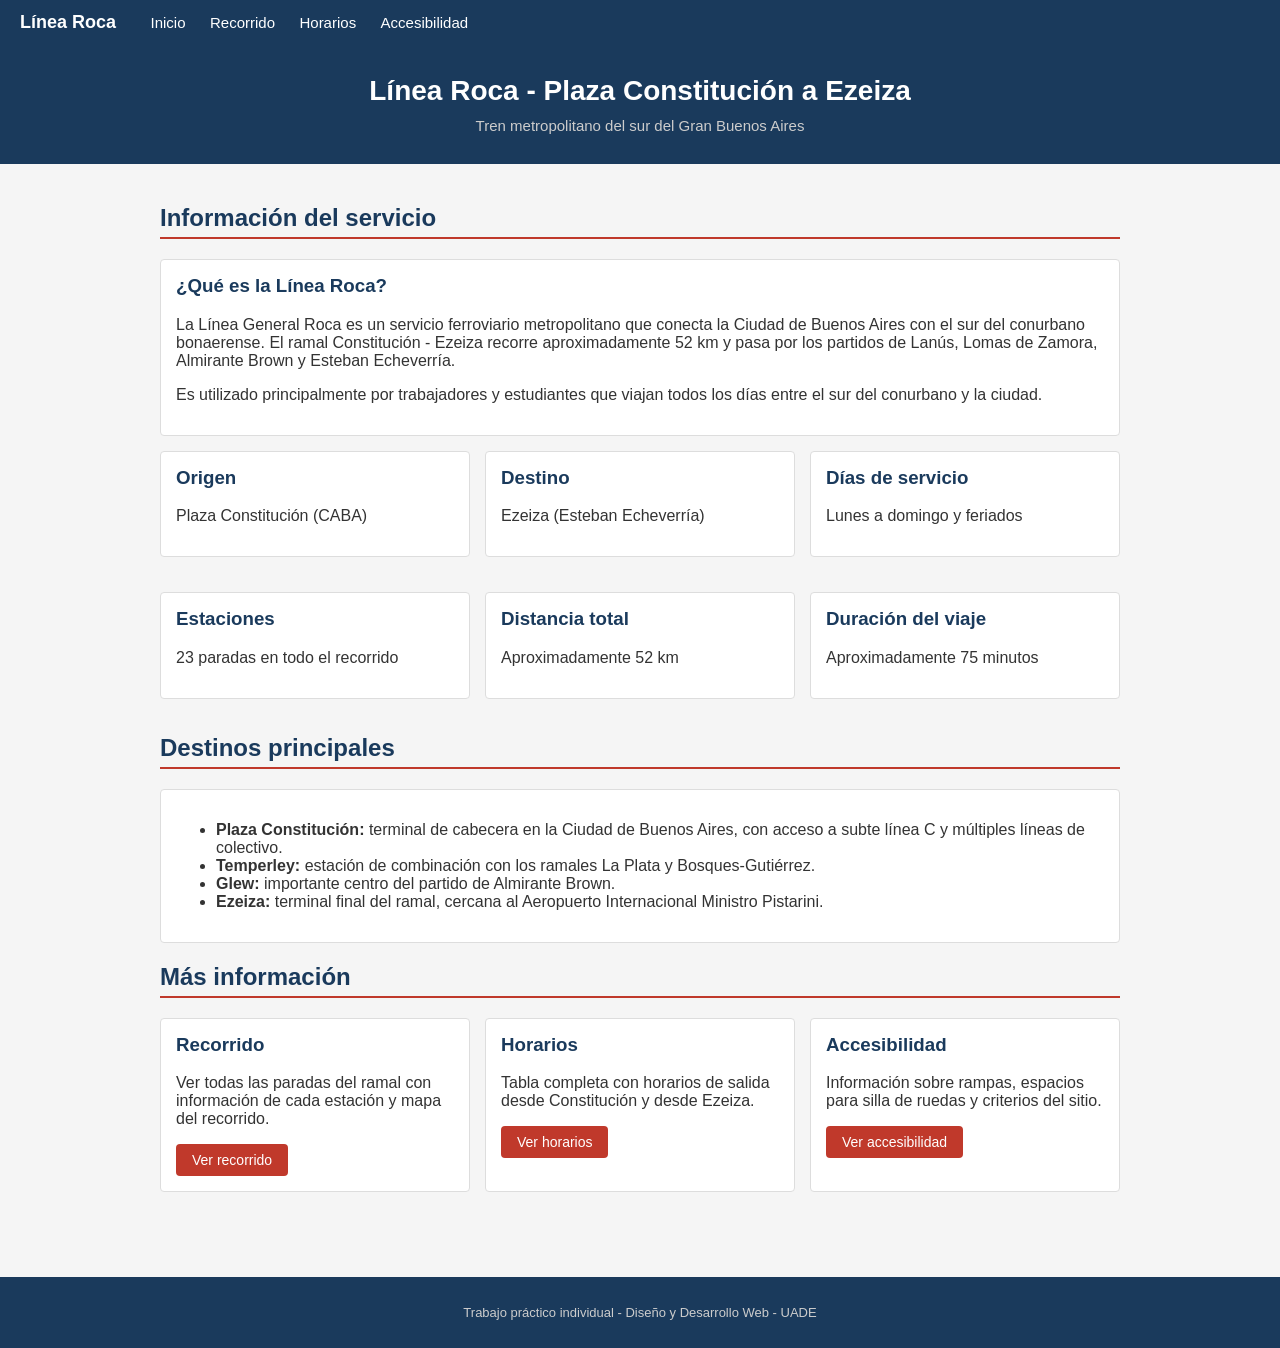
<file: index.html>
<!DOCTYPE html>
<html lang="es">
<head>
    <meta charset="UTF-8">
    <meta name="viewport" content="width=device-width, initial-scale=1.0">
    <title>Línea Roca - Constitución a Ezeiza</title>
    <link rel="stylesheet" href="style.css">
</head>
<body>

    <nav>
        <a href="index.html" class="logo">Línea Roca</a>
        <a href="index.html">Inicio</a>
        <a href="recorrido.html">Recorrido</a>
        <a href="horarios.html">Horarios</a>
        <a href="accesibilidad.html">Accesibilidad</a>
    </nav>

    <header>
        <h1>Línea Roca - Plaza Constitución a Ezeiza</h1>
        <p>Tren metropolitano del sur del Gran Buenos Aires</p>
    </header>

    <div class="contenedor">

        <!-- Información del servicio -->
        <h2>Información del servicio</h2>

        <div class="tarjeta">
            <h3>¿Qué es la Línea Roca?</h3>
            <p>La Línea General Roca es un servicio ferroviario metropolitano que conecta la Ciudad de Buenos Aires con el sur del conurbano bonaerense. El ramal Constitución - Ezeiza recorre aproximadamente 52 km y pasa por los partidos de Lanús, Lomas de Zamora, Almirante Brown y Esteban Echeverría.</p>
            <p>Es utilizado principalmente por trabajadores y estudiantes que viajan todos los días entre el sur del conurbano y la ciudad.</p>
        </div>

        <div class="grilla">
            <div class="tarjeta">
                <h3>Origen</h3>
                <p>Plaza Constitución (CABA)</p>
            </div>
            <div class="tarjeta">
                <h3>Destino</h3>
                <p>Ezeiza (Esteban Echeverría)</p>
            </div>
            <div class="tarjeta">
                <h3>Días de servicio</h3>
                <p>Lunes a domingo y feriados</p>
            </div>
        </div>

        <div class="grilla">
            <div class="tarjeta">
                <h3>Estaciones</h3>
                <p>23 paradas en todo el recorrido</p>
            </div>
            <div class="tarjeta">
                <h3>Distancia total</h3>
                <p>Aproximadamente 52 km</p>
            </div>
            <div class="tarjeta">
                <h3>Duración del viaje</h3>
                <p>Aproximadamente 75 minutos</p>
            </div>
        </div>

        <!-- Destinos principales -->
        <h2>Destinos principales</h2>

        <div class="tarjeta">
            <ul>
                <li><strong>Plaza Constitución:</strong> terminal de cabecera en la Ciudad de Buenos Aires, con acceso a subte línea C y múltiples líneas de colectivo.</li>
                <li><strong>Temperley:</strong> estación de combinación con los ramales La Plata y Bosques-Gutiérrez.</li>
                <li><strong>Glew:</strong> importante centro del partido de Almirante Brown.</li>
                <li><strong>Ezeiza:</strong> terminal final del ramal, cercana al Aeropuerto Internacional Ministro Pistarini.</li>
            </ul>
        </div>

        <!-- Acceso rápido a secciones -->
        <h2>Más información</h2>

        <div class="grilla">
            <div class="tarjeta">
                <h3>Recorrido</h3>
                <p>Ver todas las paradas del ramal con información de cada estación y mapa del recorrido.</p>
                <a href="recorrido.html" class="boton">Ver recorrido</a>
            </div>
            <div class="tarjeta">
                <h3>Horarios</h3>
                <p>Tabla completa con horarios de salida desde Constitución y desde Ezeiza.</p>
                <a href="horarios.html" class="boton">Ver horarios</a>
            </div>
            <div class="tarjeta">
                <h3>Accesibilidad</h3>
                <p>Información sobre rampas, espacios para silla de ruedas y criterios del sitio.</p>
                <a href="accesibilidad.html" class="boton">Ver accesibilidad</a>
            </div>
        </div>

    </div>

    <footer>
        <p>Trabajo práctico individual - Diseño y Desarrollo Web - UADE</p>
    </footer>

</body>
</html>
</file>
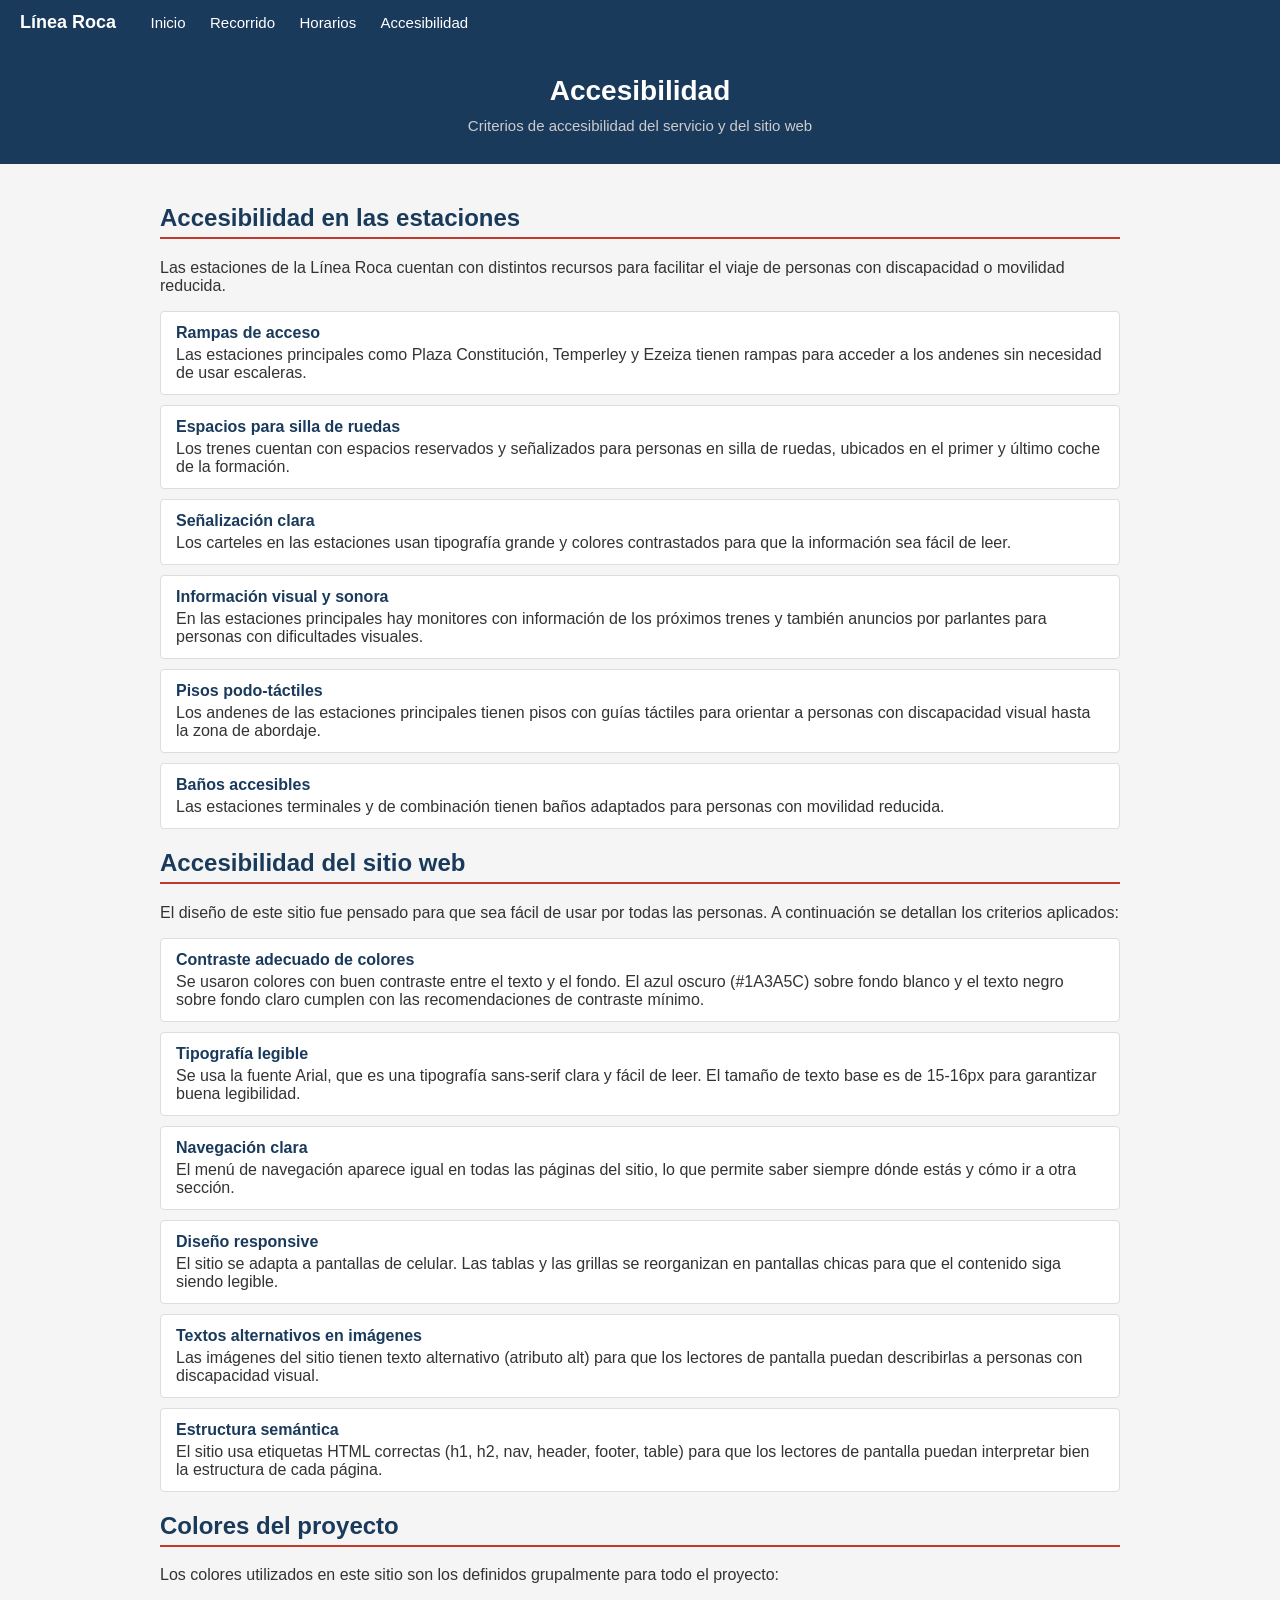
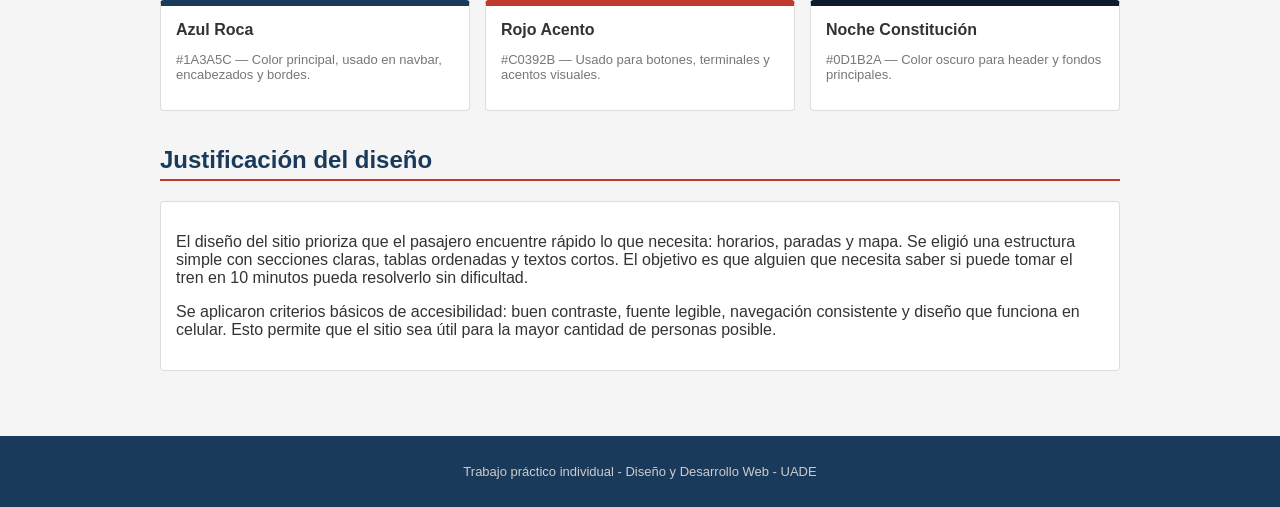
<file: accesibilidad.html>
<!DOCTYPE html>
<html lang="es">
<head>
    <meta charset="UTF-8">
    <meta name="viewport" content="width=device-width, initial-scale=1.0">
    <title>Línea Roca - Accesibilidad</title>
    <link rel="stylesheet" href="style.css">
</head>
<body>

    <nav>
        <a href="index.html" class="logo">Línea Roca</a>
        <a href="index.html">Inicio</a>
        <a href="recorrido.html">Recorrido</a>
        <a href="horarios.html">Horarios</a>
        <a href="accesibilidad.html">Accesibilidad</a>
    </nav>

    <header>
        <h1>Accesibilidad</h1>
        <p>Criterios de accesibilidad del servicio y del sitio web</p>
    </header>

    <div class="contenedor">

        <!-- Accesibilidad del servicio -->
        <h2>Accesibilidad en las estaciones</h2>

        <p>Las estaciones de la Línea Roca cuentan con distintos recursos para facilitar el viaje de personas con discapacidad o movilidad reducida.</p>

        <ul class="acc-lista">
            <li>
                <strong>Rampas de acceso</strong>
                Las estaciones principales como Plaza Constitución, Temperley y Ezeiza tienen rampas para acceder a los andenes sin necesidad de usar escaleras.
            </li>
            <li>
                <strong>Espacios para silla de ruedas</strong>
                Los trenes cuentan con espacios reservados y señalizados para personas en silla de ruedas, ubicados en el primer y último coche de la formación.
            </li>
            <li>
                <strong>Señalización clara</strong>
                Los carteles en las estaciones usan tipografía grande y colores contrastados para que la información sea fácil de leer.
            </li>
            <li>
                <strong>Información visual y sonora</strong>
                En las estaciones principales hay monitores con información de los próximos trenes y también anuncios por parlantes para personas con dificultades visuales.
            </li>
            <li>
                <strong>Pisos podo-táctiles</strong>
                Los andenes de las estaciones principales tienen pisos con guías táctiles para orientar a personas con discapacidad visual hasta la zona de abordaje.
            </li>
            <li>
                <strong>Baños accesibles</strong>
                Las estaciones terminales y de combinación tienen baños adaptados para personas con movilidad reducida.
            </li>
        </ul>

        <!-- Accesibilidad del sitio -->
        <h2>Accesibilidad del sitio web</h2>

        <p>El diseño de este sitio fue pensado para que sea fácil de usar por todas las personas. A continuación se detallan los criterios aplicados:</p>

        <ul class="acc-lista">
            <li>
                <strong>Contraste adecuado de colores</strong>
                Se usaron colores con buen contraste entre el texto y el fondo. El azul oscuro (#1A3A5C) sobre fondo blanco y el texto negro sobre fondo claro cumplen con las recomendaciones de contraste mínimo.
            </li>
            <li>
                <strong>Tipografía legible</strong>
                Se usa la fuente Arial, que es una tipografía sans-serif clara y fácil de leer. El tamaño de texto base es de 15-16px para garantizar buena legibilidad.
            </li>
            <li>
                <strong>Navegación clara</strong>
                El menú de navegación aparece igual en todas las páginas del sitio, lo que permite saber siempre dónde estás y cómo ir a otra sección.
            </li>
            <li>
                <strong>Diseño responsive</strong>
                El sitio se adapta a pantallas de celular. Las tablas y las grillas se reorganizan en pantallas chicas para que el contenido siga siendo legible.
            </li>
            <li>
                <strong>Textos alternativos en imágenes</strong>
                Las imágenes del sitio tienen texto alternativo (atributo alt) para que los lectores de pantalla puedan describirlas a personas con discapacidad visual.
            </li>
            <li>
                <strong>Estructura semántica</strong>
                El sitio usa etiquetas HTML correctas (h1, h2, nav, header, footer, table) para que los lectores de pantalla puedan interpretar bien la estructura de cada página.
            </li>
        </ul>

        <!-- Paleta de colores -->
        <h2>Colores del proyecto</h2>

        <p>Los colores utilizados en este sitio son los definidos grupalmente para todo el proyecto:</p>

        <div class="grilla">
            <div class="tarjeta" style="border-top: 6px solid #1A3A5C;">
                <strong>Azul Roca</strong>
                <p style="font-size: 13px; color: #777;">#1A3A5C — Color principal, usado en navbar, encabezados y bordes.</p>
            </div>
            <div class="tarjeta" style="border-top: 6px solid #C0392B;">
                <strong>Rojo Acento</strong>
                <p style="font-size: 13px; color: #777;">#C0392B — Usado para botones, terminales y acentos visuales.</p>
            </div>
            <div class="tarjeta" style="border-top: 6px solid #0D1B2A;">
                <strong>Noche Constitución</strong>
                <p style="font-size: 13px; color: #777;">#0D1B2A — Color oscuro para header y fondos principales.</p>
            </div>
        </div>

        <!-- Justificación -->
        <h2>Justificación del diseño</h2>

        <div class="tarjeta">
            <p>El diseño del sitio prioriza que el pasajero encuentre rápido lo que necesita: horarios, paradas y mapa. Se eligió una estructura simple con secciones claras, tablas ordenadas y textos cortos. El objetivo es que alguien que necesita saber si puede tomar el tren en 10 minutos pueda resolverlo sin dificultad.</p>
            <p>Se aplicaron criterios básicos de accesibilidad: buen contraste, fuente legible, navegación consistente y diseño que funciona en celular. Esto permite que el sitio sea útil para la mayor cantidad de personas posible.</p>
        </div>

    </div>

    <footer>
        <p>Trabajo práctico individual - Diseño y Desarrollo Web - UADE</p>
    </footer>

</body>
</html>
</file>
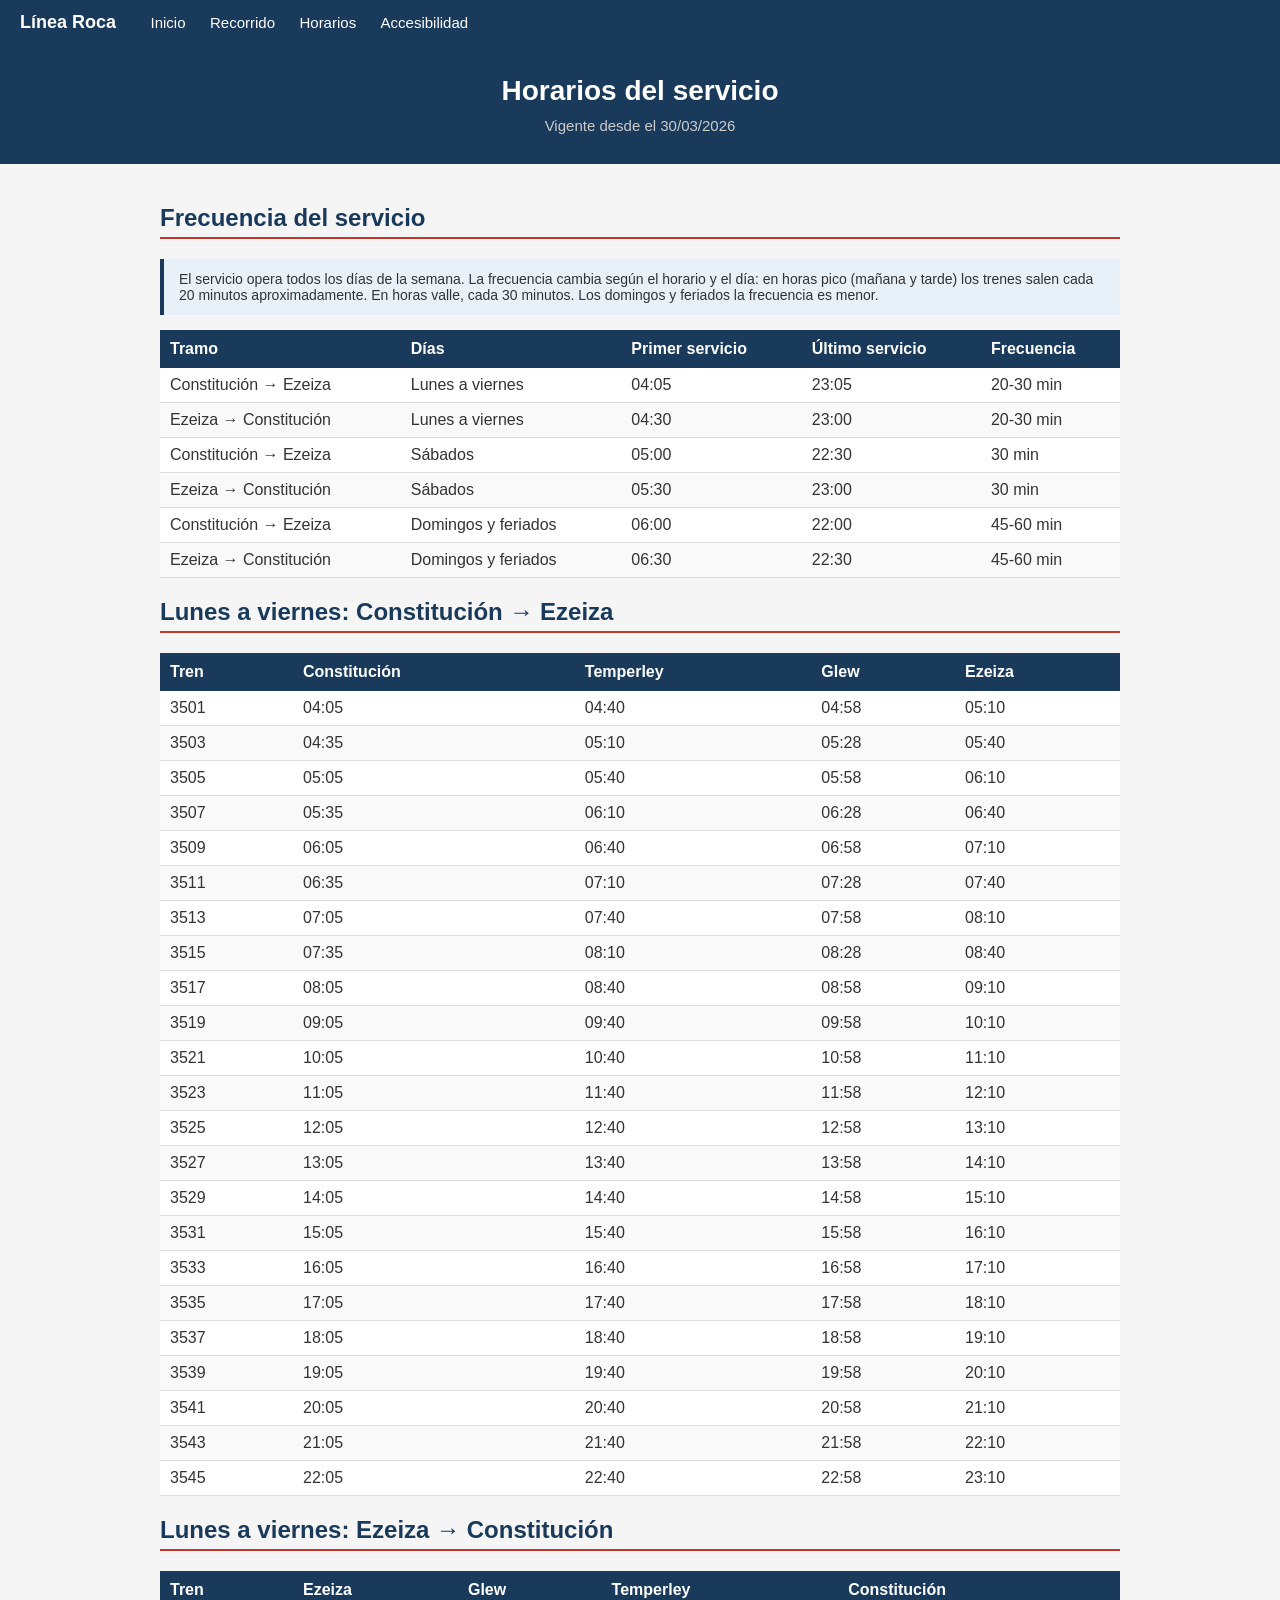
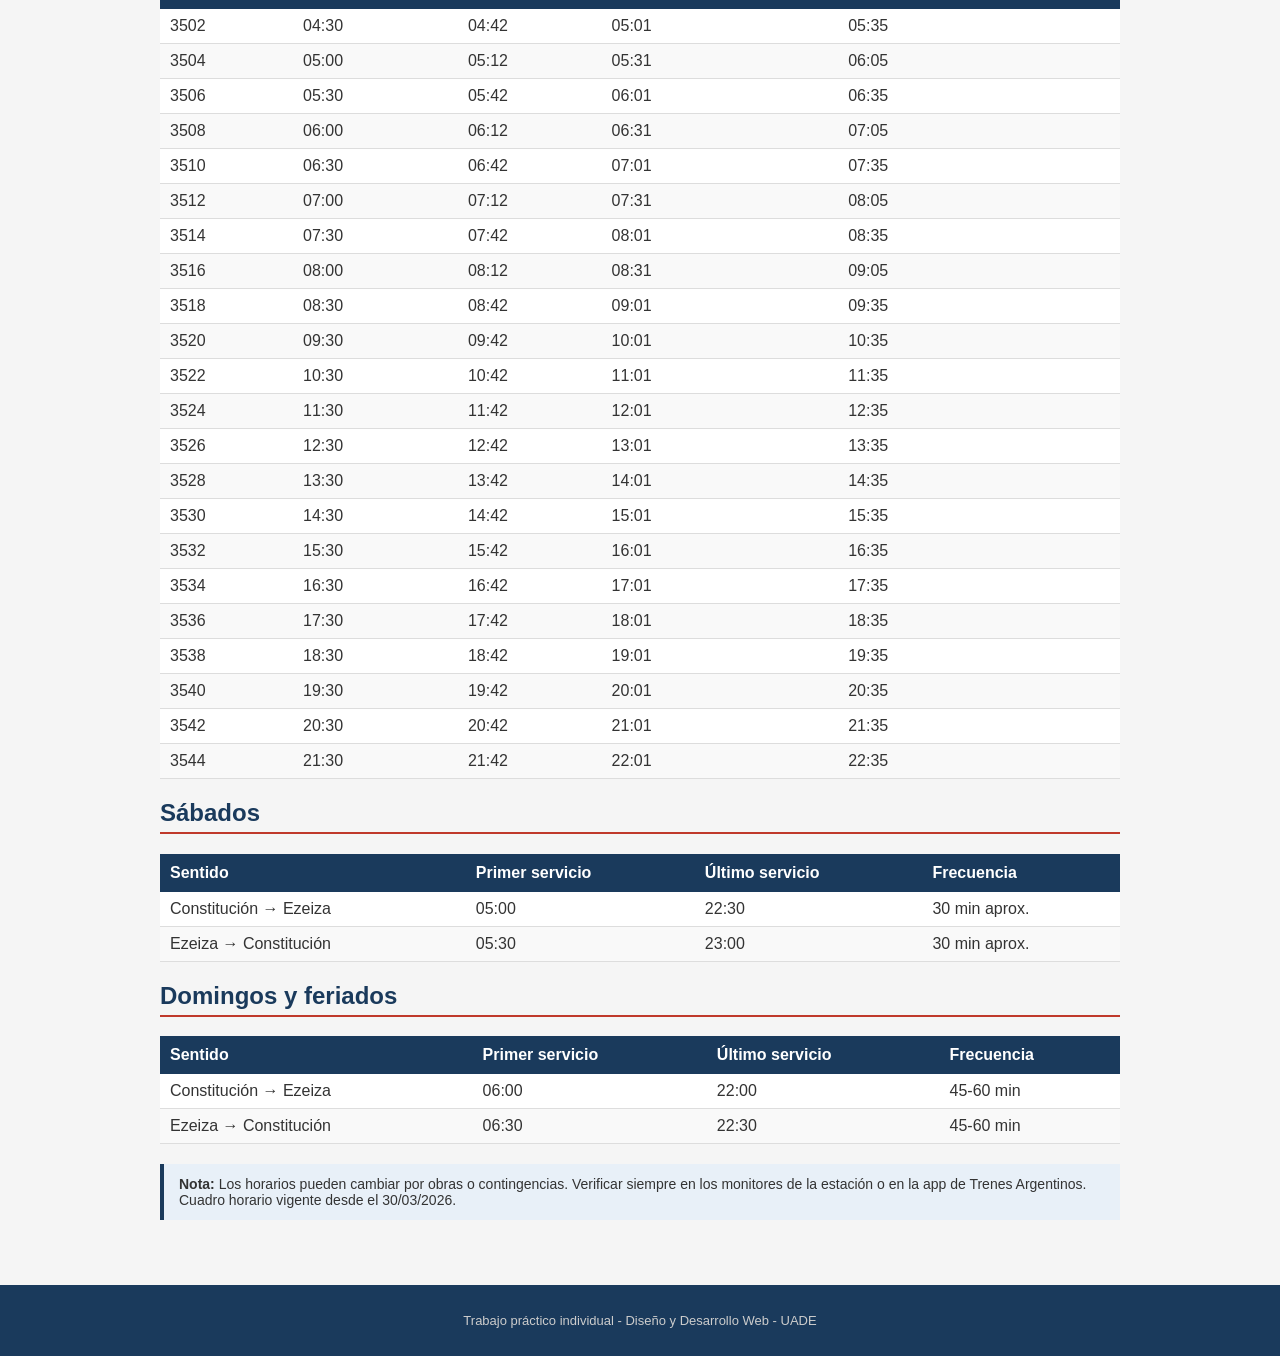
<file: horarios.html>
<!DOCTYPE html>
<html lang="es">
<head>
    <meta charset="UTF-8">
    <meta name="viewport" content="width=device-width, initial-scale=1.0">
    <title>Línea Roca - Horarios</title>
    <link rel="stylesheet" href="style.css">
</head>
<body>

    <nav>
        <a href="index.html" class="logo">Línea Roca</a>
        <a href="index.html">Inicio</a>
        <a href="recorrido.html">Recorrido</a>
        <a href="horarios.html">Horarios</a>
        <a href="accesibilidad.html">Accesibilidad</a>
    </nav>

    <header>
        <h1>Horarios del servicio</h1>
        <p>Vigente desde el 30/03/2026</p>
    </header>

    <div class="contenedor">

        <!-- Frecuencia -->
        <h2>Frecuencia del servicio</h2>

        <div class="info-box">
            El servicio opera todos los días de la semana. La frecuencia cambia según el horario y el día: en horas pico (mañana y tarde) los trenes salen cada 20 minutos aproximadamente. En horas valle, cada 30 minutos. Los domingos y feriados la frecuencia es menor.
        </div>

        <table>
            <thead>
                <tr>
                    <th>Tramo</th>
                    <th>Días</th>
                    <th>Primer servicio</th>
                    <th>Último servicio</th>
                    <th>Frecuencia</th>
                </tr>
            </thead>
            <tbody>
                <tr>
                    <td>Constitución → Ezeiza</td>
                    <td>Lunes a viernes</td>
                    <td>04:05</td>
                    <td>23:05</td>
                    <td>20-30 min</td>
                </tr>
                <tr>
                    <td>Ezeiza → Constitución</td>
                    <td>Lunes a viernes</td>
                    <td>04:30</td>
                    <td>23:00</td>
                    <td>20-30 min</td>
                </tr>
                <tr>
                    <td>Constitución → Ezeiza</td>
                    <td>Sábados</td>
                    <td>05:00</td>
                    <td>22:30</td>
                    <td>30 min</td>
                </tr>
                <tr>
                    <td>Ezeiza → Constitución</td>
                    <td>Sábados</td>
                    <td>05:30</td>
                    <td>23:00</td>
                    <td>30 min</td>
                </tr>
                <tr>
                    <td>Constitución → Ezeiza</td>
                    <td>Domingos y feriados</td>
                    <td>06:00</td>
                    <td>22:00</td>
                    <td>45-60 min</td>
                </tr>
                <tr>
                    <td>Ezeiza → Constitución</td>
                    <td>Domingos y feriados</td>
                    <td>06:30</td>
                    <td>22:30</td>
                    <td>45-60 min</td>
                </tr>
            </tbody>
        </table>

        <!-- Horarios lunes a viernes ida -->
        <h2>Lunes a viernes: Constitución → Ezeiza</h2>

        <table>
            <thead>
                <tr>
                    <th>Tren</th>
                    <th>Constitución</th>
                    <th>Temperley</th>
                    <th>Glew</th>
                    <th>Ezeiza</th>
                </tr>
            </thead>
            <tbody>
                <tr><td>3501</td><td>04:05</td><td>04:40</td><td>04:58</td><td>05:10</td></tr>
                <tr><td>3503</td><td>04:35</td><td>05:10</td><td>05:28</td><td>05:40</td></tr>
                <tr><td>3505</td><td>05:05</td><td>05:40</td><td>05:58</td><td>06:10</td></tr>
                <tr><td>3507</td><td>05:35</td><td>06:10</td><td>06:28</td><td>06:40</td></tr>
                <tr><td>3509</td><td>06:05</td><td>06:40</td><td>06:58</td><td>07:10</td></tr>
                <tr><td>3511</td><td>06:35</td><td>07:10</td><td>07:28</td><td>07:40</td></tr>
                <tr><td>3513</td><td>07:05</td><td>07:40</td><td>07:58</td><td>08:10</td></tr>
                <tr><td>3515</td><td>07:35</td><td>08:10</td><td>08:28</td><td>08:40</td></tr>
                <tr><td>3517</td><td>08:05</td><td>08:40</td><td>08:58</td><td>09:10</td></tr>
                <tr><td>3519</td><td>09:05</td><td>09:40</td><td>09:58</td><td>10:10</td></tr>
                <tr><td>3521</td><td>10:05</td><td>10:40</td><td>10:58</td><td>11:10</td></tr>
                <tr><td>3523</td><td>11:05</td><td>11:40</td><td>11:58</td><td>12:10</td></tr>
                <tr><td>3525</td><td>12:05</td><td>12:40</td><td>12:58</td><td>13:10</td></tr>
                <tr><td>3527</td><td>13:05</td><td>13:40</td><td>13:58</td><td>14:10</td></tr>
                <tr><td>3529</td><td>14:05</td><td>14:40</td><td>14:58</td><td>15:10</td></tr>
                <tr><td>3531</td><td>15:05</td><td>15:40</td><td>15:58</td><td>16:10</td></tr>
                <tr><td>3533</td><td>16:05</td><td>16:40</td><td>16:58</td><td>17:10</td></tr>
                <tr><td>3535</td><td>17:05</td><td>17:40</td><td>17:58</td><td>18:10</td></tr>
                <tr><td>3537</td><td>18:05</td><td>18:40</td><td>18:58</td><td>19:10</td></tr>
                <tr><td>3539</td><td>19:05</td><td>19:40</td><td>19:58</td><td>20:10</td></tr>
                <tr><td>3541</td><td>20:05</td><td>20:40</td><td>20:58</td><td>21:10</td></tr>
                <tr><td>3543</td><td>21:05</td><td>21:40</td><td>21:58</td><td>22:10</td></tr>
                <tr><td>3545</td><td>22:05</td><td>22:40</td><td>22:58</td><td>23:10</td></tr>
            </tbody>
        </table>

        <!-- Horarios lunes a viernes vuelta -->
        <h2>Lunes a viernes: Ezeiza → Constitución</h2>

        <table>
            <thead>
                <tr>
                    <th>Tren</th>
                    <th>Ezeiza</th>
                    <th>Glew</th>
                    <th>Temperley</th>
                    <th>Constitución</th>
                </tr>
            </thead>
            <tbody>
                <tr><td>3502</td><td>04:30</td><td>04:42</td><td>05:01</td><td>05:35</td></tr>
                <tr><td>3504</td><td>05:00</td><td>05:12</td><td>05:31</td><td>06:05</td></tr>
                <tr><td>3506</td><td>05:30</td><td>05:42</td><td>06:01</td><td>06:35</td></tr>
                <tr><td>3508</td><td>06:00</td><td>06:12</td><td>06:31</td><td>07:05</td></tr>
                <tr><td>3510</td><td>06:30</td><td>06:42</td><td>07:01</td><td>07:35</td></tr>
                <tr><td>3512</td><td>07:00</td><td>07:12</td><td>07:31</td><td>08:05</td></tr>
                <tr><td>3514</td><td>07:30</td><td>07:42</td><td>08:01</td><td>08:35</td></tr>
                <tr><td>3516</td><td>08:00</td><td>08:12</td><td>08:31</td><td>09:05</td></tr>
                <tr><td>3518</td><td>08:30</td><td>08:42</td><td>09:01</td><td>09:35</td></tr>
                <tr><td>3520</td><td>09:30</td><td>09:42</td><td>10:01</td><td>10:35</td></tr>
                <tr><td>3522</td><td>10:30</td><td>10:42</td><td>11:01</td><td>11:35</td></tr>
                <tr><td>3524</td><td>11:30</td><td>11:42</td><td>12:01</td><td>12:35</td></tr>
                <tr><td>3526</td><td>12:30</td><td>12:42</td><td>13:01</td><td>13:35</td></tr>
                <tr><td>3528</td><td>13:30</td><td>13:42</td><td>14:01</td><td>14:35</td></tr>
                <tr><td>3530</td><td>14:30</td><td>14:42</td><td>15:01</td><td>15:35</td></tr>
                <tr><td>3532</td><td>15:30</td><td>15:42</td><td>16:01</td><td>16:35</td></tr>
                <tr><td>3534</td><td>16:30</td><td>16:42</td><td>17:01</td><td>17:35</td></tr>
                <tr><td>3536</td><td>17:30</td><td>17:42</td><td>18:01</td><td>18:35</td></tr>
                <tr><td>3538</td><td>18:30</td><td>18:42</td><td>19:01</td><td>19:35</td></tr>
                <tr><td>3540</td><td>19:30</td><td>19:42</td><td>20:01</td><td>20:35</td></tr>
                <tr><td>3542</td><td>20:30</td><td>20:42</td><td>21:01</td><td>21:35</td></tr>
                <tr><td>3544</td><td>21:30</td><td>21:42</td><td>22:01</td><td>22:35</td></tr>
            </tbody>
        </table>

        <!-- Sábados y domingos -->
        <h2>Sábados</h2>

        <table>
            <thead>
                <tr>
                    <th>Sentido</th>
                    <th>Primer servicio</th>
                    <th>Último servicio</th>
                    <th>Frecuencia</th>
                </tr>
            </thead>
            <tbody>
                <tr>
                    <td>Constitución → Ezeiza</td>
                    <td>05:00</td>
                    <td>22:30</td>
                    <td>30 min aprox.</td>
                </tr>
                <tr>
                    <td>Ezeiza → Constitución</td>
                    <td>05:30</td>
                    <td>23:00</td>
                    <td>30 min aprox.</td>
                </tr>
            </tbody>
        </table>

        <h2>Domingos y feriados</h2>

        <table>
            <thead>
                <tr>
                    <th>Sentido</th>
                    <th>Primer servicio</th>
                    <th>Último servicio</th>
                    <th>Frecuencia</th>
                </tr>
            </thead>
            <tbody>
                <tr>
                    <td>Constitución → Ezeiza</td>
                    <td>06:00</td>
                    <td>22:00</td>
                    <td>45-60 min</td>
                </tr>
                <tr>
                    <td>Ezeiza → Constitución</td>
                    <td>06:30</td>
                    <td>22:30</td>
                    <td>45-60 min</td>
                </tr>
            </tbody>
        </table>

        <div class="info-box">
            <strong>Nota:</strong> Los horarios pueden cambiar por obras o contingencias. Verificar siempre en los monitores de la estación o en la app de Trenes Argentinos. Cuadro horario vigente desde el 30/03/2026.
        </div>

    </div>

    <footer>
        <p>Trabajo práctico individual - Diseño y Desarrollo Web - UADE</p>
    </footer>

</body>
</html>
</file>
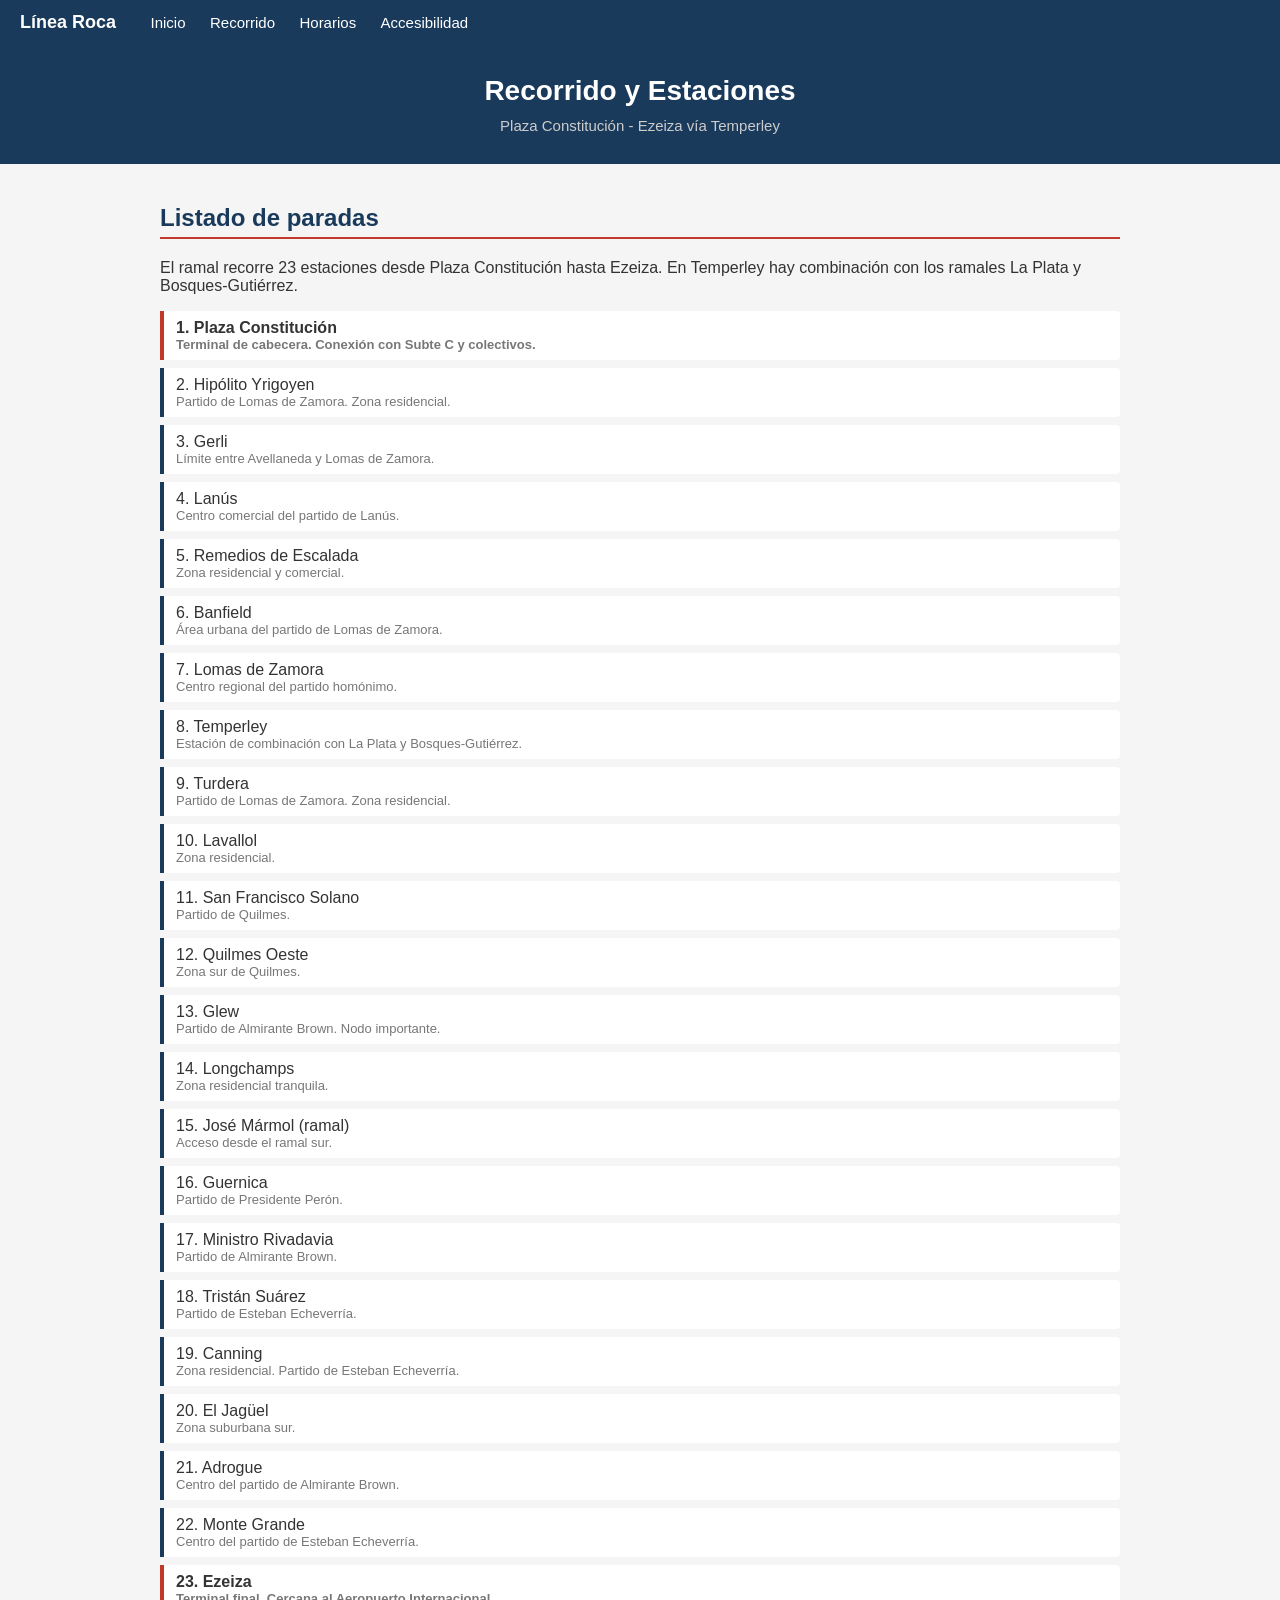
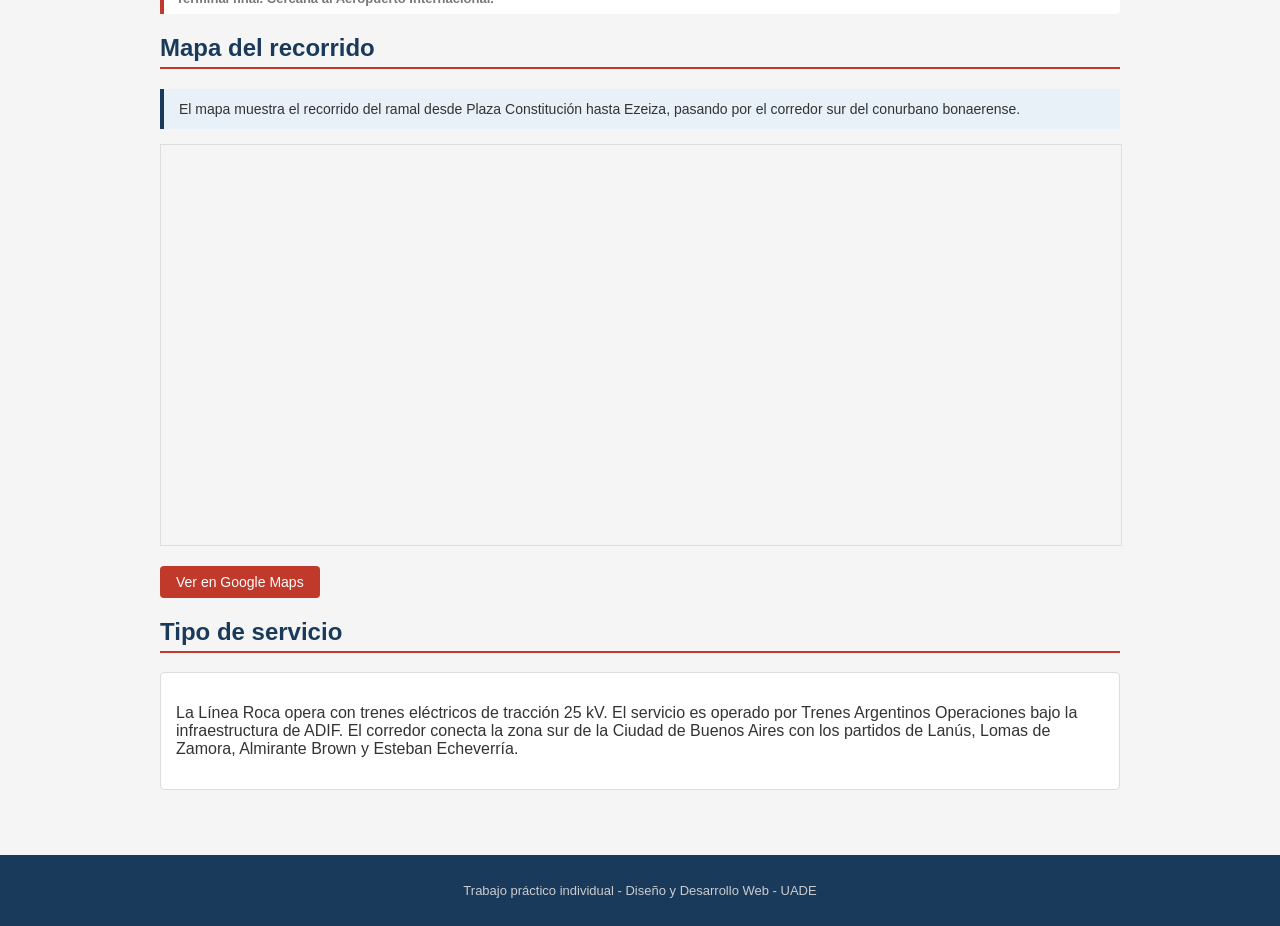
<file: recorrido.html>
<!DOCTYPE html>
<html lang="es">
<head>
    <meta charset="UTF-8">
    <meta name="viewport" content="width=device-width, initial-scale=1.0">
    <title>Línea Roca - Recorrido</title>
    <link rel="stylesheet" href="style.css">
</head>
<body>

    <nav>
        <a href="index.html" class="logo">Línea Roca</a>
        <a href="index.html">Inicio</a>
        <a href="recorrido.html">Recorrido</a>
        <a href="horarios.html">Horarios</a>
        <a href="accesibilidad.html">Accesibilidad</a>
    </nav>

    <header>
        <h1>Recorrido y Estaciones</h1>
        <p>Plaza Constitución - Ezeiza vía Temperley</p>
    </header>

    <div class="contenedor">

        <!-- Paradas -->
        <h2>Listado de paradas</h2>

        <p>El ramal recorre 23 estaciones desde Plaza Constitución hasta Ezeiza. En Temperley hay combinación con los ramales La Plata y Bosques-Gutiérrez.</p>

        <ul class="lista-estaciones">
            <li class="terminal">
                1. Plaza Constitución
                <span>Terminal de cabecera. Conexión con Subte C y colectivos.</span>
            </li>
            <li>
                2. Hipólito Yrigoyen
                <span>Partido de Lomas de Zamora. Zona residencial.</span>
            </li>
            <li>
                3. Gerli
                <span>Límite entre Avellaneda y Lomas de Zamora.</span>
            </li>
            <li>
                4. Lanús
                <span>Centro comercial del partido de Lanús.</span>
            </li>
            <li>
                5. Remedios de Escalada
                <span>Zona residencial y comercial.</span>
            </li>
            <li>
                6. Banfield
                <span>Área urbana del partido de Lomas de Zamora.</span>
            </li>
            <li>
                7. Lomas de Zamora
                <span>Centro regional del partido homónimo.</span>
            </li>
            <li>
                8. Temperley
                <span>Estación de combinación con La Plata y Bosques-Gutiérrez.</span>
            </li>
            <li>
                9. Turdera
                <span>Partido de Lomas de Zamora. Zona residencial.</span>
            </li>
            <li>
                10. Lavallol
                <span>Zona residencial.</span>
            </li>
            <li>
                11. San Francisco Solano
                <span>Partido de Quilmes.</span>
            </li>
            <li>
                12. Quilmes Oeste
                <span>Zona sur de Quilmes.</span>
            </li>
            <li>
                13. Glew
                <span>Partido de Almirante Brown. Nodo importante.</span>
            </li>
            <li>
                14. Longchamps
                <span>Zona residencial tranquila.</span>
            </li>
            <li>
                15. José Mármol (ramal)
                <span>Acceso desde el ramal sur.</span>
            </li>
            <li>
                16. Guernica
                <span>Partido de Presidente Perón.</span>
            </li>
            <li>
                17. Ministro Rivadavia
                <span>Partido de Almirante Brown.</span>
            </li>
            <li>
                18. Tristán Suárez
                <span>Partido de Esteban Echeverría.</span>
            </li>
            <li>
                19. Canning
                <span>Zona residencial. Partido de Esteban Echeverría.</span>
            </li>
            <li>
                20. El Jagüel
                <span>Zona suburbana sur.</span>
            </li>
            <li>
                21. Adrogue
                <span>Centro del partido de Almirante Brown.</span>
            </li>
            <li>
                22. Monte Grande
                <span>Centro del partido de Esteban Echeverría.</span>
            </li>
            <li class="terminal">
                23. Ezeiza
                <span>Terminal final. Cercana al Aeropuerto Internacional.</span>
            </li>
        </ul>

        <!-- Mapa -->
        <h2>Mapa del recorrido</h2>

        <div class="info-box">
            El mapa muestra el recorrido del ramal desde Plaza Constitución hasta Ezeiza, pasando por el corredor sur del conurbano bonaerense.
        </div>

        <div class="mapa-wrapper">
            <iframe
                title="Mapa del recorrido Línea Roca Constitución – Ezeiza"
                src="https://www.google.com/maps/embed?pb=!1m28!1m12!1m3!1d131540.33!2d-58.4800!3d-34.7500!2m3!1f0!2f0!3f0!3m2!1i1024!2i768!4f13.1!4m13!3e3!4m5!1s0x95bcd04f8fd614b9%3A0x7c284d84bbee6073!2sEstaci%C3%B3n+Plaza+Constituci%C3%B3n!3m2!1d-34.6267!2d-58.3799!4m5!1s0x95bce00a82e29c5b%3A0xe2c2f17c0748ee9c!2sEzeiza%2C+Buenos+Aires!3m2!1d-34.8518!2d-58.5203!5e0!3m2!1ses!2sar!4v1700000000000"
                allowfullscreen
                loading="lazy">
            </iframe>
        </div>

        <p>
            <a href="https://www.google.com/maps/dir/Estaci%C3%B3n+Plaza+Constituci%C3%B3n/Estaci%C3%B3n+Ezeiza" target="_blank" class="boton">Ver en Google Maps</a>
        </p>

        <!-- Tipo de servicio -->
        <h2>Tipo de servicio</h2>

        <div class="tarjeta">
            <p>La Línea Roca opera con trenes eléctricos de tracción 25 kV. El servicio es operado por Trenes Argentinos Operaciones bajo la infraestructura de ADIF. El corredor conecta la zona sur de la Ciudad de Buenos Aires con los partidos de Lanús, Lomas de Zamora, Almirante Brown y Esteban Echeverría.</p>
        </div>

    </div>

    <footer>
        <p>Trabajo práctico individual - Diseño y Desarrollo Web - UADE</p>
    </footer>

</body>
</html>
</file>
<file: style.css>
/* Estilos Línea Roca - Constitución a Ezeiza */

body {
    font-family: Arial, sans-serif;
    margin: 0;
    padding: 0;
    background-color: #f5f5f5;
    color: #333;
}

/* navegacion */
nav {
    background-color: #1A3A5C;
    padding: 12px 20px;
}

nav a {
    color: white;
    text-decoration: none;
    margin-right: 20px;
    font-size: 15px;
}

nav a:hover {
    text-decoration: underline;
}

nav .logo {
    font-weight: bold;
    font-size: 18px;
    margin-right: 30px;
}

/* cabecera */
header {
    background-color: #1A3A5C;
    color: white;
    padding: 30px 20px;
    text-align: center;
}

header h1 {
    margin: 0 0 10px 0;
    font-size: 28px;
}

header p {
    margin: 0;
    font-size: 15px;
    color: #ccc;
}

/* contenido */
.contenedor {
    max-width: 960px;
    margin: 0 auto;
    padding: 20px;
}

h2 {
    color: #1A3A5C;
    border-bottom: 2px solid #C0392B;
    padding-bottom: 5px;
}

/* tarjetas simples */
.tarjeta {
    background: white;
    border: 1px solid #ddd;
    padding: 15px;
    margin-bottom: 15px;
    border-radius: 4px;
}

.tarjeta h3 {
    margin-top: 0;
    color: #1A3A5C;
}

/* grilla de 3 columnas */
.grilla {
    display: grid;
    grid-template-columns: 1fr 1fr 1fr;
    gap: 15px;
    margin-bottom: 20px;
}

/* boton */
.boton {
    display: inline-block;
    background-color: #C0392B;
    color: white;
    padding: 8px 16px;
    text-decoration: none;
    border-radius: 4px;
    font-size: 14px;
}

.boton:hover {
    background-color: #1A3A5C;
}

/* tabla */
table {
    width: 100%;
    border-collapse: collapse;
    background: white;
    margin-bottom: 20px;
}

table th {
    background-color: #1A3A5C;
    color: white;
    padding: 10px;
    text-align: left;
}

table td {
    padding: 8px 10px;
    border-bottom: 1px solid #ddd;
}

table tr:nth-child(even) {
    background-color: #f9f9f9;
}

/* lista de estaciones */
.lista-estaciones {
    list-style: none;
    padding: 0;
    margin: 0;
}

.lista-estaciones li {
    padding: 8px 12px;
    border-left: 4px solid #1A3A5C;
    margin-bottom: 8px;
    background: white;
    border-radius: 0 4px 4px 0;
}

.lista-estaciones li.terminal {
    border-left-color: #C0392B;
    font-weight: bold;
}

.lista-estaciones li span {
    font-size: 13px;
    color: #777;
    display: block;
}

/* mapa */
.mapa-wrapper {
    width: 100%;
    height: 400px;
    border: 1px solid #ddd;
    margin-bottom: 20px;
}

.mapa-wrapper iframe {
    width: 100%;
    height: 100%;
    border: none;
}

/* caja de info */
.info-box {
    background-color: #e8f0f8;
    border-left: 4px solid #1A3A5C;
    padding: 12px 15px;
    margin-bottom: 15px;
    font-size: 14px;
}

/* accesibilidad items */
.acc-lista {
    list-style: none;
    padding: 0;
}

.acc-lista li {
    background: white;
    border: 1px solid #ddd;
    padding: 12px 15px;
    margin-bottom: 10px;
    border-radius: 4px;
}

.acc-lista li strong {
    color: #1A3A5C;
    display: block;
    margin-bottom: 4px;
}

/* footer */
footer {
    background-color: #1A3A5C;
    color: #ccc;
    text-align: center;
    padding: 15px;
    font-size: 13px;
    margin-top: 30px;
}

/* responsive basico */
@media (max-width: 600px) {
    .grilla {
        grid-template-columns: 1fr;
    }

    nav a {
        font-size: 13px;
        margin-right: 10px;
    }
}
</file>
